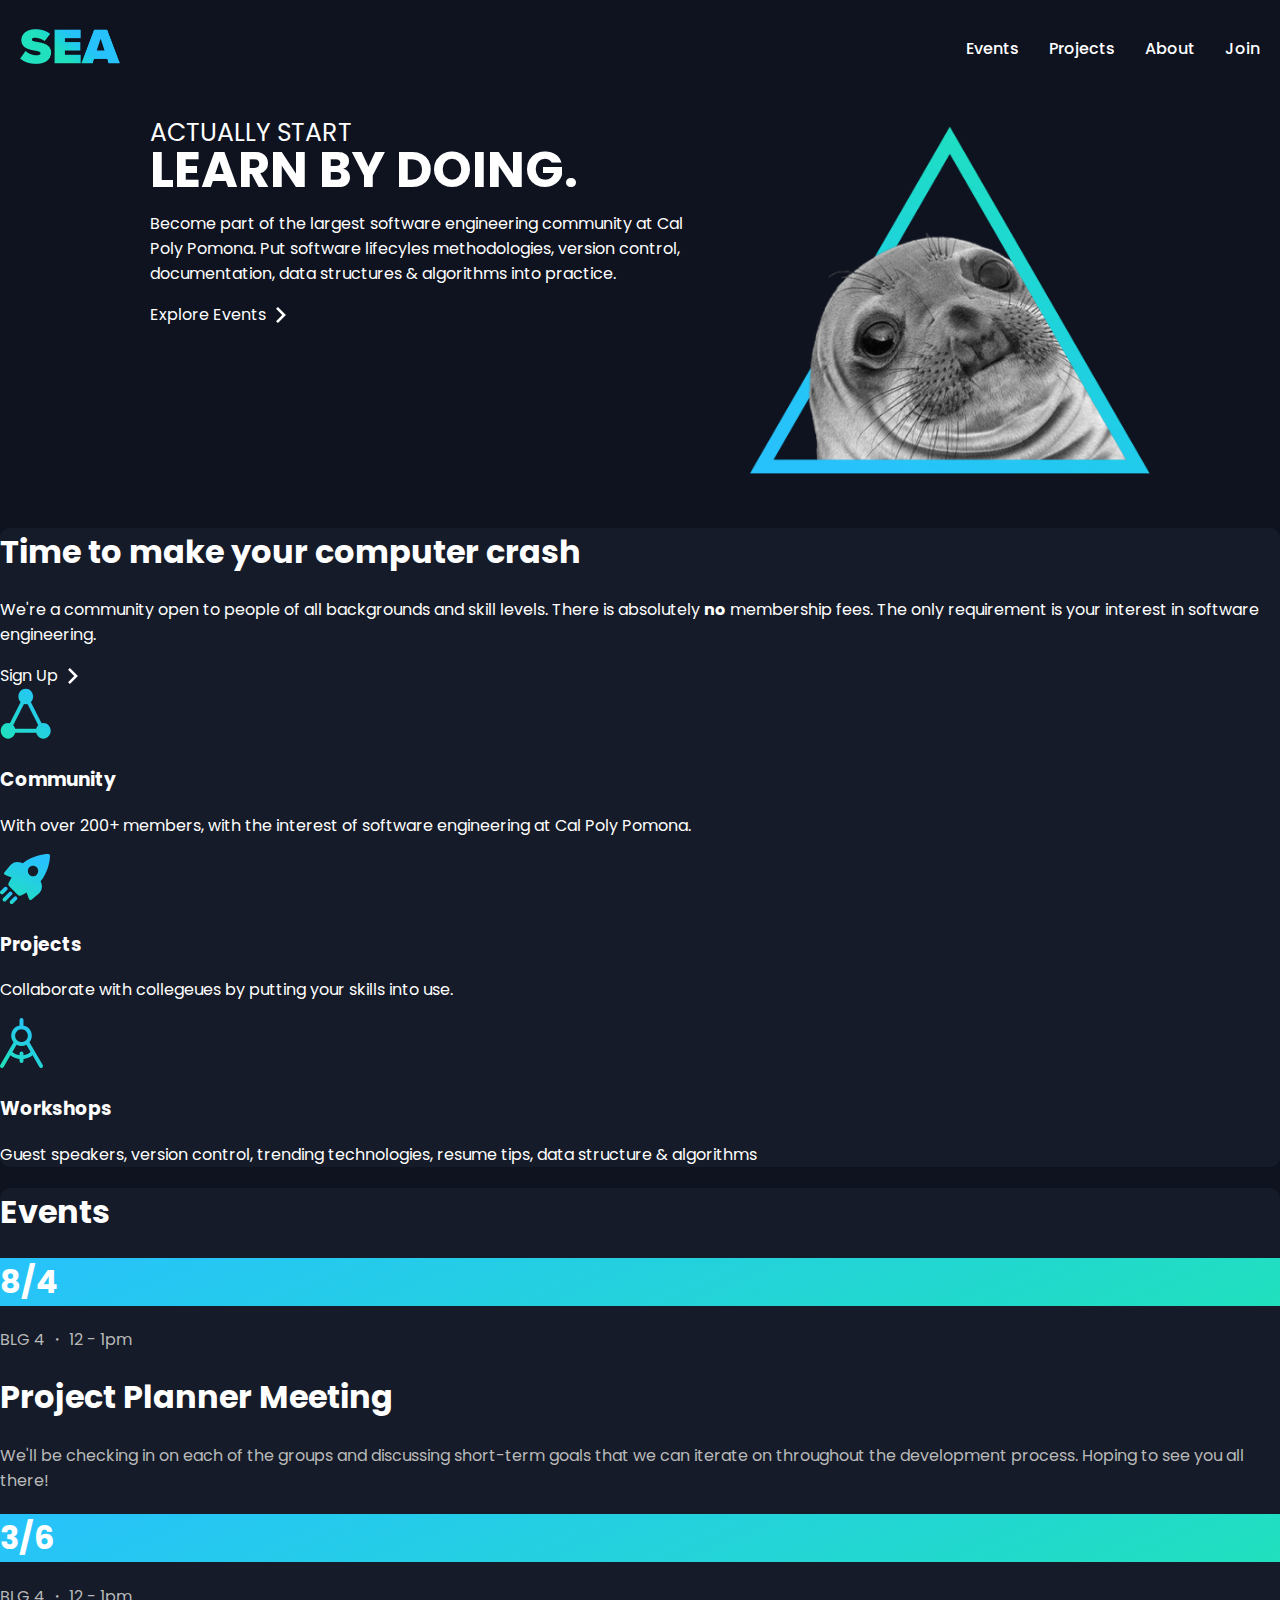
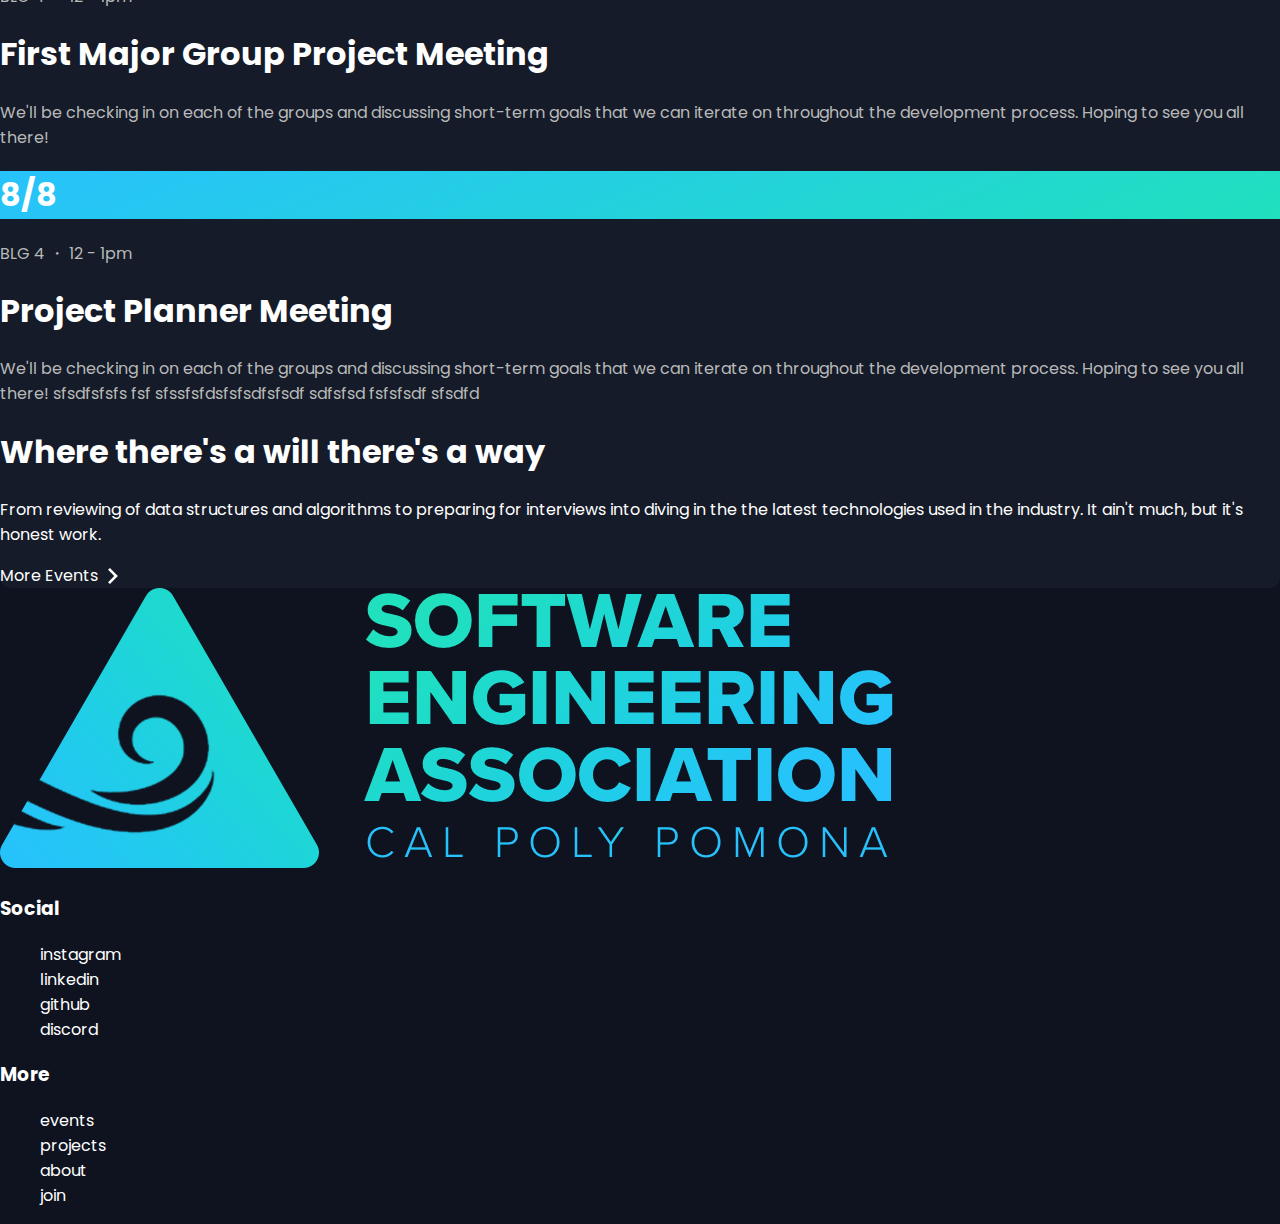
<file: index.html>
<!DOCTYPE html>
<html lang="en" class="dark">
  <head>
    <meta charset="UTF-8">
    <meta http-equiv="X-UA-Compatible" content="IE=edge">
    <meta name="viewport" content="width=device-width, initial-scale=1.0">
    <script defer src="./scripts/navbar.js"></script>
    <script defer src="./scripts/footer.js"></script>
    <link rel="icon" type="image/png" href="/assets/images/triangle.png">
    <link rel="stylesheet" href="./styles/global.css">
    <link rel="stylesheet" href="./styles/home.css">
    <title>Software Engineering Association</title>
  </head>
  <body>
    <nav></nav>
    <main>
      <section class="hero">
        <div class="content">
          <h3 class="pre-title">Actually start</h3>
          <h1 class="title">Learn by doing.</h1>
          <p>
            Become part of the largest software engineering community at Cal Poly Pomona.
            Put software lifecyles methodologies, version control, documentation, data structures & algorithms into practice.
          </p>
          <div class="anchors">
            <a class="btn-arrow" href="/events/">
              <span>explore events</span>
              <svg width="10" height="16" viewBox="0 0 10 16">
                <path d="M1.93286 16L9.93286 8L1.93286 0L0.0672302 1.8672L6.20009 8.00006L0.0672302 14.1329L1.93286 16Z"/>
              </svg>
            </a>
          </div>
        </div>
        <div class="delta-in-triangle">
          <img draggable="false" src="./assets/images/seal-in-triangle.png" alt="delta inside of a triangle">
        </div>
      </section>
      <section class="about block">
        <div class="left">
          <h1 class="title">Time to make your computer crash</h1>
          <p>
            We're a community open to people of all backgrounds and skill levels. There is absolutely <b>no</b> membership fees.
            The only requirement is your interest in software engineering.
          </p>
          <div class="anchors">
            <a class="btn-arrow" href="join/">
              <span>Sign up</span>
              <svg width="10" height="16" viewBox="0 0 10 16">
                <path d="M1.93286 16L9.93286 8L1.93286 0L0.0672302 1.8672L6.20009 8.00006L0.0672302 14.1329L1.93286 16Z"/>
              </svg>
            </a>
          </div>
        </div>
        <div class="right">
          <div class="benefit">
            <img draggable="false" alt="community" src="./assets/tokens/connection.svg">
            <div class="content">
              <h3>Community</h3>
              <p>With over 200+ members, with the interest of software engineering at Cal Poly Pomona.</p>
            </div>
          </div>
          <div class="benefit">
            <img draggable="false" alt="projects" src="./assets/tokens/rocket.svg">
            <div class="content">
              <h3>Projects</h3>
              <p>Collaborate with collegeues by putting your skills into use.</p>
            </div>
          </div>
          <div class="benefit">
            <img draggable="false" alt="workshops" src="./assets/tokens/compass.svg">
            <div class="content">
              <h3>Workshops</h3>
              <p>Guest speakers, version control, trending technologies, resume tips, data structure & algorithms</p>
            </div>
          </div>
        </div>
      </section>
      <section class="event-container block">
        <div class="right">
          <h1>Events</h1>
          <div class="events">
            <div class="card">
              <div class="date gradient">
                <h1>8/4</h1>
              </div>
              <div class="content">
                <span class="darken-text">BLG 4 ・ 12 - 1pm</span>
                <h1>Project Planner Meeting</h1>
                <p class="darken-text">We'll be checking in on each of the groups and discussing short-term goals that we can iterate on throughout the development process. Hoping to see you all there!</p>
              </div>
            </div>
            <div class="card">
              <div class="date gradient">
                <h1>3/6</h1>
              </div>
              <div class="content">
                <span class="darken-text">BLG 4 ・ 12 - 1pm</span>
                <h1>First Major Group Project Meeting</h1>
                <p class="darken-text">We'll be checking in on each of the groups and discussing short-term goals that we can iterate on throughout the development process. Hoping to see you all there!</p>
              </div>
            </div>
            <div class="card">
              <div class="date gradient">
                <h1>8/8</h1>
              </div>
              <div class="content">
                <span class="darken-text">BLG 4 ・ 12 - 1pm</span>
                <h1>Project Planner Meeting</h1>
                <p class="darken-text">We'll be checking in on each of the groups and discussing short-term goals that we can iterate on throughout the development process. Hoping to see you all there! sfsdfsfsfs fsf sfssfsfdsfsfsdfsfsdf sdfsfsd fsfsfsdf sfsdfd</p>
              </div>
            </div>
          </div>
        </div>
        <div class="left">
          <h1 class="title">Where there's a will there's a way</h1>
          <p>
            From reviewing of data structures and algorithms to preparing for interviews into diving in the the latest technologies used in the industry. It ain't much, but it's honest work.
          </p>
          <div class="anchors">
            <a class="btn-arrow" href="/events/">
              <span>more events</span>
              <svg width="10" height="16" viewBox="0 0 10 16">
                <path d="M1.93286 16L9.93286 8L1.93286 0L0.0672302 1.8672L6.20009 8.00006L0.0672302 14.1329L1.93286 16Z"/>
              </svg>
            </a>
          </div>
        </div>

      </section>
    </main>
    <footer></footer>
  </body>
</html>
</file>
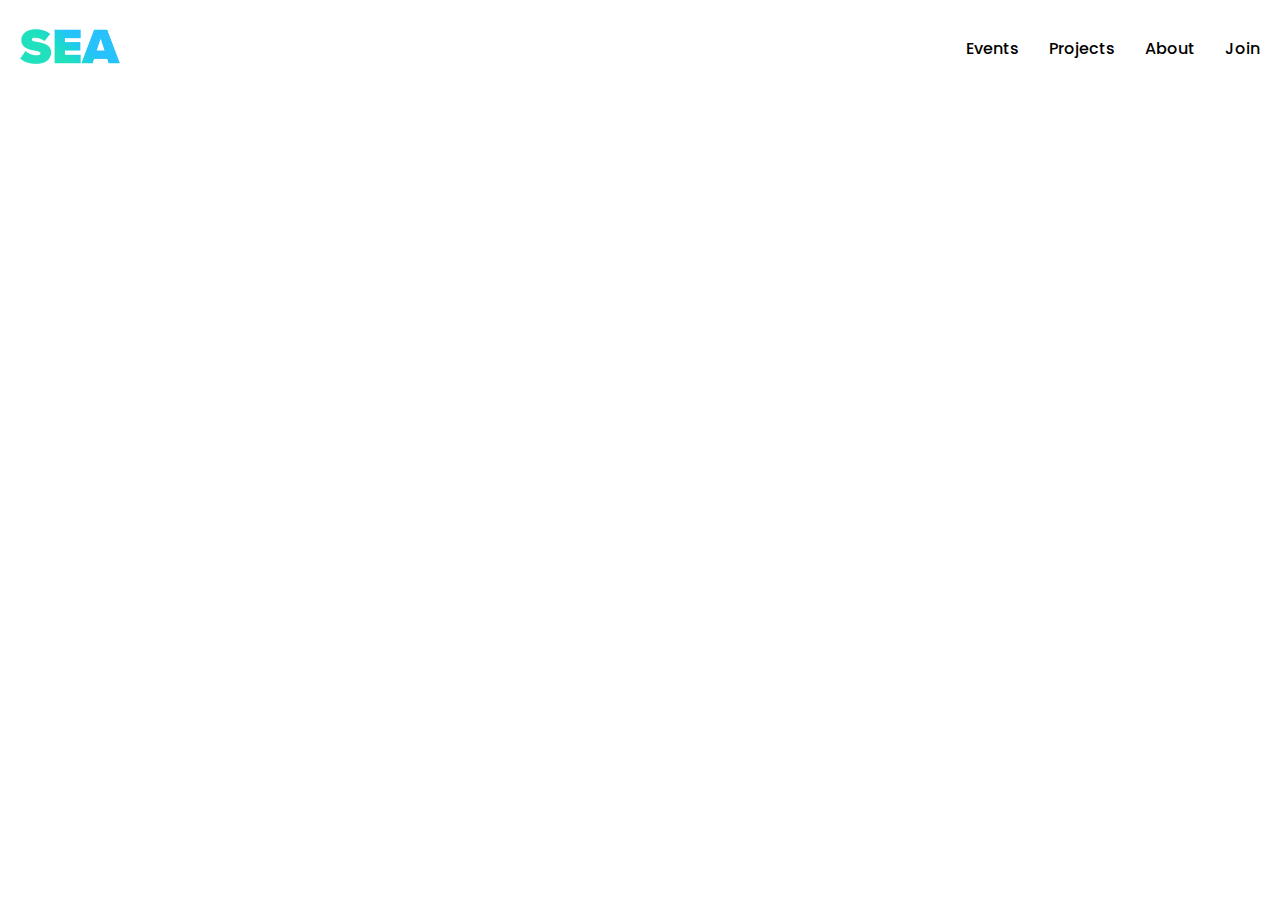
<file: join/index.html>
<!DOCTYPE html>
<html lang="en">
<head>
  <meta charset="UTF-8">
  <meta http-equiv="X-UA-Compatible" content="IE=edge">
  <meta name="viewport" content="width=device-width, initial-scale=1.0">
  <link rel="stylesheet" href="../../styles/global.css">
  <script defer src="../../scripts/navbar.js"></script>
  <title>Document</title>
</head>
<body>
  <nav></nav>
</body>
</html>
</file>
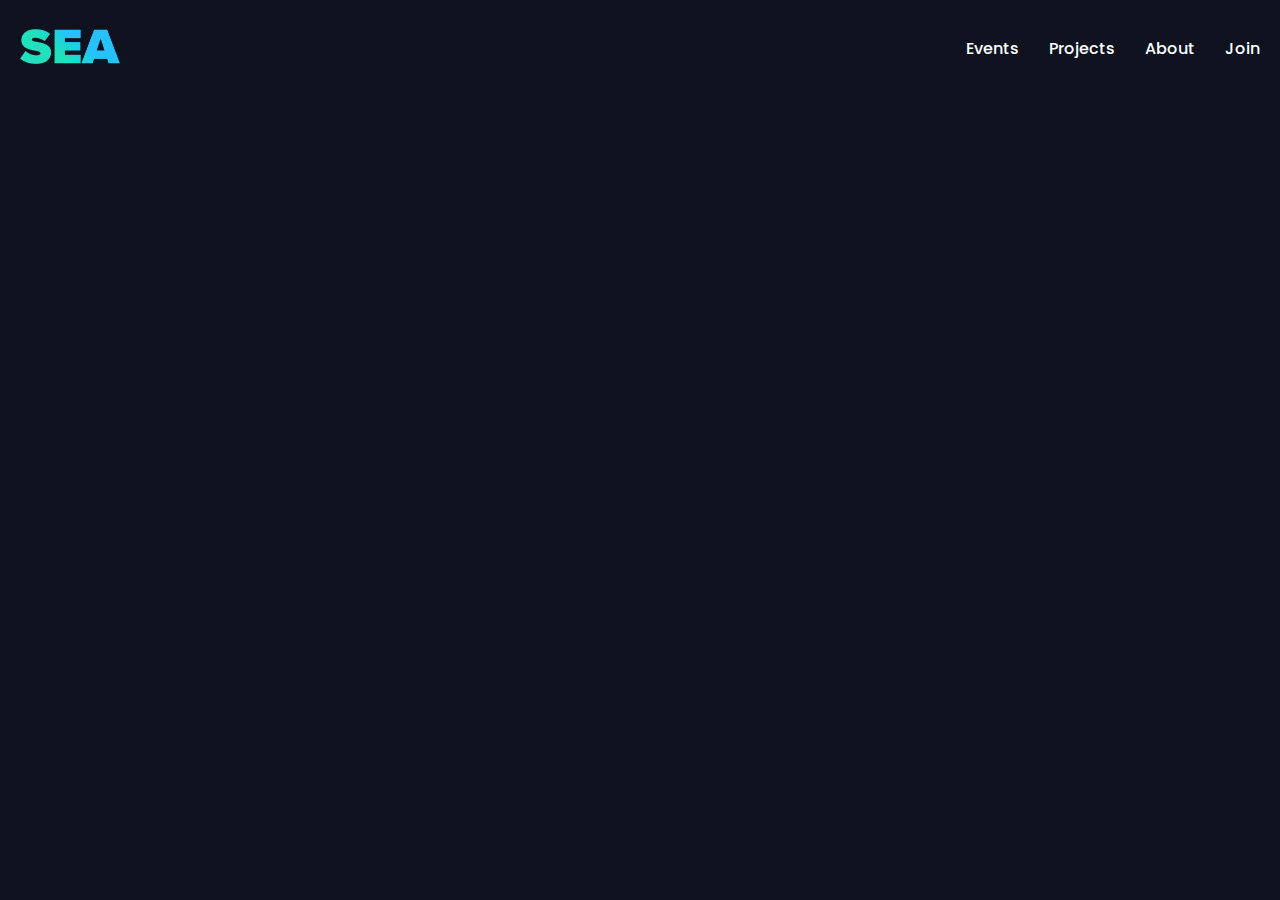
<file: projects/index.html>
<!DOCTYPE html>
<html lang="en" class="dark">
<head>
  <meta charset="UTF-8">
  <meta http-equiv="X-UA-Compatible" content="IE=edge">
  <meta name="viewport" content="width=device-width, initial-scale=1.0">
  <link rel="stylesheet" href="../../styles/global.css">
  <link rel="icon" type="image/png" href="/assets/images/triangle.png">
  <script defer src="../../scripts/navbar.js"></script>
  <title>Projects - SEA</title>
</head>
<body>
  <nav></nav>
</body>
</html>
</file>
<file: styles/global.css>
@import url('https://fonts.googleapis.com/css2?family=Poppins:ital,wght@0,100;0,200;0,300;0,400;0,500;0,600;0,700;0,800;0,900;1,100;1,200;1,300;1,400;1,500;1,600;1,700;1,800;1,900&display=swap');

.light {
  --text-color: #1d1d1f;
  --bg-primary-color: white;
  --bg-secondary-color: #fbfbfb;
  --secondary-text-color: #4e4e4e;
}

.dark {
  --text-color: #ffffff;
  --bg-primary-color: #0E131F;
  --bg-secondary-color: #151b28;
  --secondary-text-color: #b9b9b9;
}

* {
  --primary-color: #27c2fc;
  --primary-gradient: linear-gradient(157deg, rgba(39,194,252,1) 0%, rgba(32,224,190,1) 100%);
  box-sizing: border-box;
}

a {
  color: var(--text-color);
  text-decoration: none;
}

li {
  list-style-type: none;
}

body {
  margin: 0 auto;
  max-width: 1400px;
  font-family: 'Poppins', sans-serif;
  box-sizing: border-box;
  color: var(--text-color);
  background-color: var(--bg-primary-color);
}

#sea-logo {
  width: 100px;
}

#active {
  border-bottom: 3px solid var(--primary-color);
}

#blue {
  color: var(--primary-color);
}

.darken-text {
  color: var(--secondary-text-color);
}

.gradient {
  background: var(--primary-gradient);
}

.button {
  padding-top: 5px;
  padding-bottom: 5px;
  padding-left: 15px;
  padding-right: 15px;
  outline: 2px solid var(--text-color);
  transition: all 500ms;
}

.button:hover {
  color: white;
  background: black;
  outline: 2px solid black;
}

.anchors {
  display: flex;
  gap: 30px
}

.anchors a {
  text-transform: capitalize;
  text-decoration: none;
}

.btn-arrow {
  gap: 10px;
  display: flex;
  fill: var(--text-color);
  align-items: center;
  text-decoration: none;
  text-transform: capitalize;
}

.btn-arrow:hover * {
  color: var(--primary-color);
  fill: var(--primary-color);
}

.block {
  border-radius: 10px;
  background-color: var(--bg-secondary-color);
}

nav {
  display: flex;
  justify-content: space-between;
  align-items: center;
  flex-wrap: wrap;
  padding: 20px;
}

nav .right {
  display: flex;
  list-style: none;
  gap: 30px;
  text-transform: capitalize;
  font-weight: 500;
  padding-inline-start: 0;
}

nav .right a {
  text-decoration: none;
  color: var(--text-color)
}

nav .right a:visited {
  color: var(--text-color)
}

nav .right li {
  border-bottom: 3px solid transparent;
}

nav .right li:hover {
  border-bottom: 3px solid var(--primary-color);
}

#footer-container {
  max-width: 1100px;
  margin-left: auto;
  margin-right: auto;
  padding: 20px;
  margin-top: 100px;
  display: flex;
  justify-content: space-between;
  flex-wrap: wrap;
  gap: 20px;
}

#footer-container li {
  text-transform: capitalize;
}

#footer-container li:hover a {
  color: var(--primary-color);
}

#footer-container ul {
  padding-inline-start: 0;
  display: flex;
  flex-direction: column;
  gap: 10px
}

#footer-container #branding img {
  width: 250px;
}

#footer-container h3 {
  margin-block-start: 0;
}

#copyright {
  font-size: 13px;
  text-align: center;
  text-transform: uppercase;
  margin-bottom: 20px;
  color: var(--secondary-text-color);
}

@media (max-width: 400px) {
  #footer-container #branding {
    width: 100%;
  }
}

@media (max-width: 480px) {
  nav .left {
    width: 100%;
    display: flex;
    justify-content: center;
  } 

  nav .right {
    width: 100%;
    justify-content: center;
    flex-wrap: wrap;
  }

  #footer-container #routes, #social {
    width: 40%;
  }

}
</file>
<file: styles/home.css>
.hero {
  display: flex;
  justify-content: center;
  flex-wrap: wrap;
  gap: 20px;
}

.hero .content {
  max-width: 600px;
  padding: 20px;
}

.hero .title {
  line-height: 1;
  margin-block: 0;
  font-size: 50px;
  text-transform: uppercase;
}

.hero .pre-title {
  line-height: 1;
  margin-block: 0;
  font-weight: 400;
  font-size: 25px;
  text-transform: uppercase;
}

.hero .delta-in-triangle img {
  width: min(80vw,400px);
}

@media (max-width: 1060px) {
  .hero {
    flex-direction: column-reverse;
  }
  
  .hero .content {
    width: 100%;
  }

  .hero .delta-in-triangle {
    position: relative;
  }

  .hero .delta-in-triangle {
    margin: auto;
  }
}
</file>
